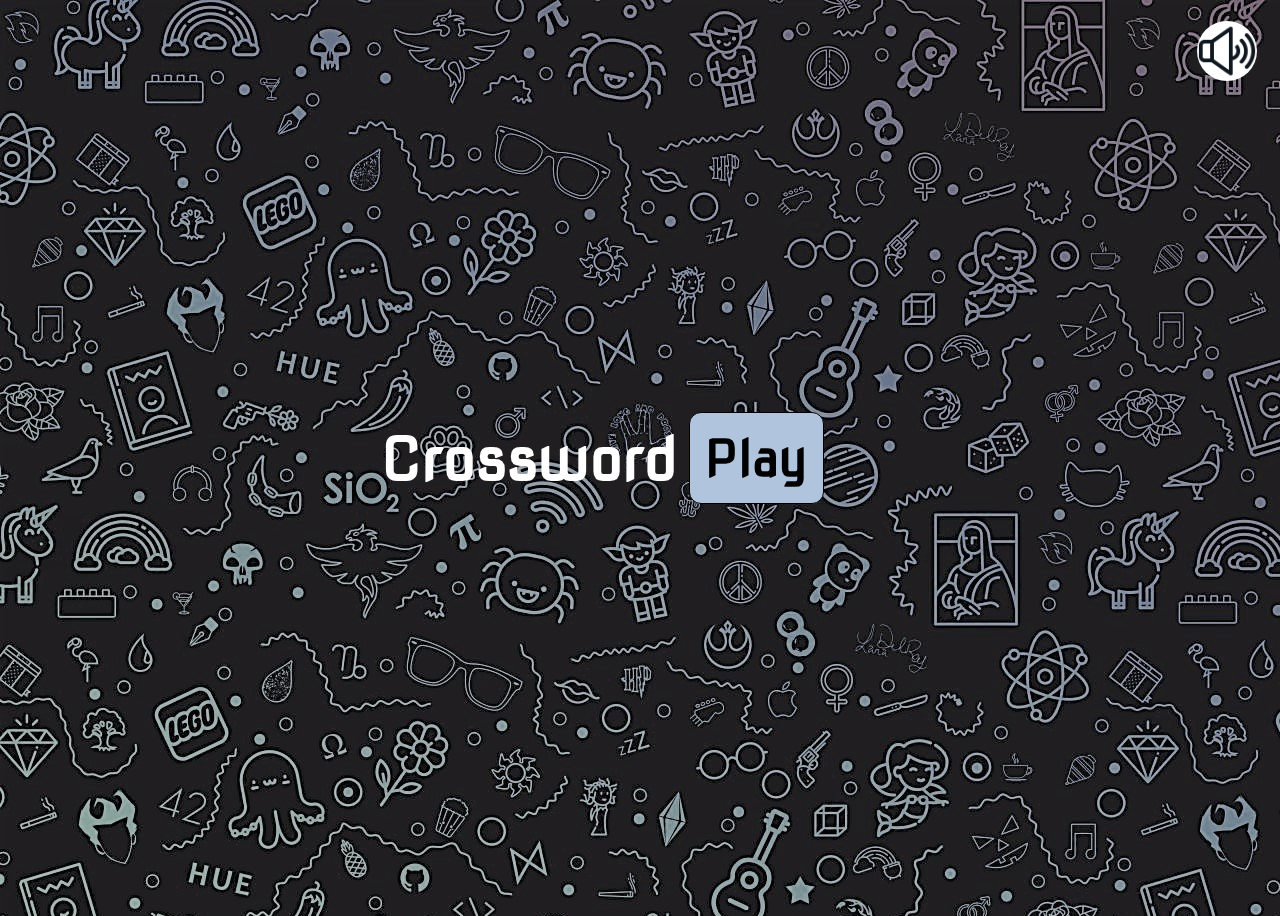
<file: index.html>
<!DOCTYPE html>
<html lang="en">
<head>
    <meta charset="UTF-8">
    <meta http-equiv="X-UA-Compatible" content="IE=edge">
    <meta name="viewport" content="width=device-width, initial-scale=1.0">
    <title>Crossword</title>
    <link rel="stylesheet" href="style.css">
</head>
<body>
    <div class="sound">
        <img src="sound on.png" alt="sound on" id="icon">
    </div>
    <audio src="cwm.mp3" id="song"></audio>
    <script>
        var song = document.getElementById("song")
        var icon = document.getElementById("icon")

        icon.onclick = function() {
            if(song.paused){
                song.play();
                icon.src = "sound on.png";
            }else {
                song.pause();
                icon.src = "sound_off.png"
            }
        }
    </script>
    <div class="container">
        <h1>Crossword</h1> <a href='game.html' id="bn" >Play</a>
    </div>
</body>
</html>
</file>
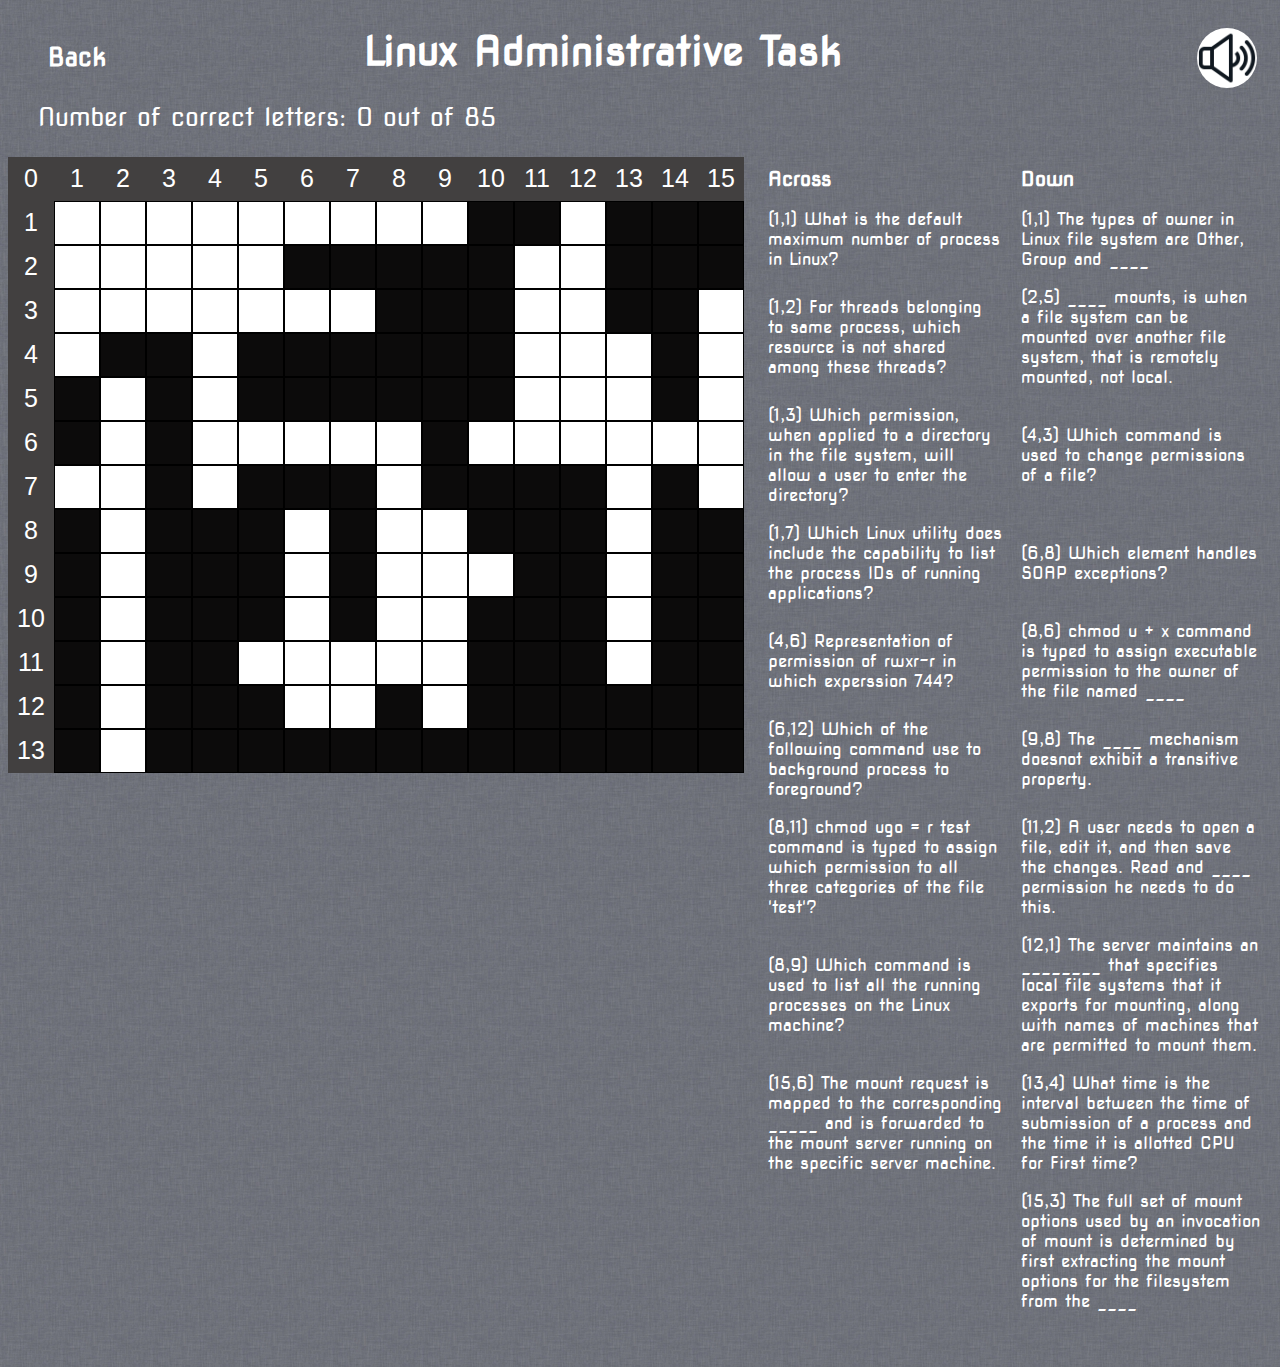
<file: game.html>
<!DOCTYPE html>

<html lang="en">
<head>
    <meta charset="utf-8" />
    <title>Crossword</title>
    <link rel="stylesheet" href="game.css">
    <link rel="stylesheet" href="https://use.fontawesome.com/releases/v5.15.2/css/all.css" integrity="sha384-vSIIfh2YWi9wW0r9iZe7RJPrKwp6bG+s9QZMoITbCckVJqGCCRhc+ccxNcdpHuYu" crossorigin="anonymous">
    
</head>

<body>
    <!-- White box 
<input onkeydown="keyCode(event)" class="buttons001" type="text" id="names100" maxlength="1"/>
    -->
    <!-- black box
<input onkeydown="keyCode(event)" class="button" disabled="disabled" value=""/>
    -->
    <div class="sound">
        <img src="sound on.png" alt="sound on" id="icon">
    </div>
    <audio src="cwm.mp3" id="song"></audio>
    <script>
        var song = document.getElementById("song")
        var icon = document.getElementById("icon")

        icon.onclick = function() {
            if(song.paused){
                song.play();
                icon.src = "sound on.png";
            }else {
                song.pause();
                icon.src = "sound_off.png"
            }
        }
    </script>
    <div>
    <h1>Linux Administrative Task</h1><a href='index.html' class="btn" style="color: white; border: none; font-size: 25px;"><i class="fas fa-arrow-circle-left"></i>  Back</a>
</div>
    <div class="end">
        <div id="next001"></div>
        <p id="score001">Number of correct letters: 0 out of 85</p>
    </div>

    <div class="container" >
    <section class="crossw">
        <input onkeydown="keyCode(event)" class="button" disabled="disabled" value="0"/><input onkeydown="keyCode(event)" class="button" disabled="disabled" value="1"/><input onkeydown="keyCode(event)" class="button" disabled="disabled" value="2"/><input onkeydown="keyCode(event)" class="button" disabled="disabled" value="3"/><input onkeydown="keyCode(event)" class="button" disabled="disabled" value="4"/><input onkeydown="keyCode(event)" class="button" disabled="disabled" value="5"/><input onkeydown="keyCode(event)" class="button" disabled="disabled" value="6"/><input onkeydown="keyCode(event)" class="button" disabled="disabled" value="7"/><input onkeydown="keyCode(event)" class="button" disabled="disabled" value="8"/><input onkeydown="keyCode(event)" class="button" disabled="disabled" value="9"/><input onkeydown="keyCode(event)" class="button" disabled="disabled" value="10"/><input onkeydown="keyCode(event)" class="button" disabled="disabled" value="11"/><input onkeydown="keyCode(event)" class="button" disabled="disabled" value="12"/><input onkeydown="keyCode(event)" class="button" disabled="disabled" value="13"/><input onkeydown="keyCode(event)" class="button" disabled="disabled" value="14"/><input onkeydown="keyCode(event)" class="button" disabled="disabled" value="15"/><br>
        <input onkeydown="keyCode(event)" class="button" disabled="disabled" value="1"/><input onkeydown="keyCode(event)" class="buttons001" type="text" id="names001" maxlength="1" /><input onkeydown="keyCode(event)" class="buttons001" type="text" id="names002" maxlength="1"/><input onkeydown="keyCode(event)" class="buttons001" type="text" id="names003" maxlength="1"/><input onkeydown="keyCode(event)" class="buttons001" type="text" id="names004" maxlength="1"/><input onkeydown="keyCode(event)" class="buttons001" type="text" id="names005" maxlength="1"/><input onkeydown="keyCode(event)" class="buttons001" type="text" id="names006" maxlength="1"/><input onkeydown="keyCode(event)" class="buttons001" type="text" id="names007" maxlength="1"/><input onkeydown="keyCode(event)" class="buttons001" type="text" id="names008" maxlength="1"/><input onkeydown="keyCode(event)" class="buttons001" type="text" id="names009" maxlength="1"/><input onkeydown="keyCode(event)" class="buttons002" disabled="disabled" /><input onkeydown="keyCode(event)" class="buttons002" disabled="disabled" /><input onkeydown="keyCode(event)" class="buttons001" type="text" id="names012" maxlength="1"/><input onkeydown="keyCode(event)" class="buttons002" disabled="disabled" /><input onkeydown="keyCode(event)" class="buttons002" disabled="disabled" /><input onkeydown="keyCode(event)" class="buttons002" disabled="disabled" /><br />
        <input onkeydown="keyCode(event)" class="button" disabled="disabled" value="2"/><input onkeydown="keyCode(event)" class="buttons001" type="text" id="names016" maxlength="1"/><input onkeydown="keyCode(event)" class="buttons001" type="text" id="names017" maxlength="1"/><input onkeydown="keyCode(event)" class="buttons001" type="text" id="names018" maxlength="1"/><input onkeydown="keyCode(event)" class="buttons001" type="text" id="names019" maxlength="1"/><input onkeydown="keyCode(event)" class="buttons001" type="text" id="names020" maxlength="1"/><input onkeydown="keyCode(event)" class="buttons002" disabled="disabled" /><input onkeydown="keyCode(event)" class="buttons002" disabled="disabled" /><input onkeydown="keyCode(event)" class="buttons002" disabled="disabled" /><input onkeydown="keyCode(event)" class="buttons002" disabled="disabled" /><input onkeydown="keyCode(event)" class="buttons002" disabled="disabled" /><input onkeydown="keyCode(event)" class="buttons001" type="text" id="names026" maxlength="1"/><input onkeydown="keyCode(event)" class="buttons001" type="text" id="names027" maxlength="1"/><input onkeydown="keyCode(event)" class="buttons002" disabled="disabled" /><input onkeydown="keyCode(event)" class="buttons002" disabled="disabled" /><input onkeydown="keyCode(event)" class="buttons002" disabled="disabled" /><br />
        <input onkeydown="keyCode(event)" class="button" disabled="disabled" value="3"/><input onkeydown="keyCode(event)" class="buttons001" type="text" id="names031" maxlength="1"/><input onkeydown="keyCode(event)" class="buttons001" type="text" id="names032" maxlength="1"/><input onkeydown="keyCode(event)" class="buttons001" type="text" id="names033" maxlength="1"/><input onkeydown="keyCode(event)" class="buttons001" type="text" id="names034" maxlength="1"/><input onkeydown="keyCode(event)" class="buttons001" type="text" id="names035" maxlength="1"/><input onkeydown="keyCode(event)" class="buttons001" type="text" id="names036" maxlength="1"/><input onkeydown="keyCode(event)" class="buttons001" type="text" id="names037" maxlength="1"/><input onkeydown="keyCode(event)" class="buttons002" disabled="disabled" /><input onkeydown="keyCode(event)" class="buttons002" disabled="disabled" /><input onkeydown="keyCode(event)" class="buttons002" disabled="disabled" /><input onkeydown="keyCode(event)" class="buttons001" type="text" id="names041" maxlength="1"/><input onkeydown="keyCode(event)" class="buttons001" type="text" id="names042" maxlength="1"/><input onkeydown="keyCode(event)" class="buttons002" disabled="disabled" /><input onkeydown="keyCode(event)" class="buttons002" disabled="disabled" /><input onkeydown="keyCode(event)" class="buttons001" type="text" id="names045" maxlength="1"/><br>
        <input onkeydown="keyCode(event)" class="button" disabled="disabled" value="4"/><input onkeydown="keyCode(event)" class="buttons001" type="text" id="names046" maxlength="1"/><input onkeydown="keyCode(event)" class="buttons002" disabled="disabled" /><input onkeydown="keyCode(event)" class="buttons002" disabled="disabled" /><input onkeydown="keyCode(event)" class="buttons001" type="text" id="names049" maxlength="1"/><input onkeydown="keyCode(event)" class="buttons002" disabled="disabled" /><input onkeydown="keyCode(event)" class="buttons002" disabled="disabled" /><input onkeydown="keyCode(event)" class="buttons002" disabled="disabled" /><input onkeydown="keyCode(event)" class="buttons002" disabled="disabled" /><input onkeydown="keyCode(event)" class="buttons002" disabled="disabled" /><input onkeydown="keyCode(event)" class="buttons002" disabled="disabled" /><input onkeydown="keyCode(event)" class="buttons001" type="text" id="names056" maxlength="1"/><input onkeydown="keyCode(event)" class="buttons001" type="text" id="names057" maxlength="1"/><input onkeydown="keyCode(event)" class="buttons001" type="text" id="names058" maxlength="1"/><input onkeydown="keyCode(event)" class="buttons002" disabled="disabled" /><input onkeydown="keyCode(event)" class="buttons001" type="text" id="names060" maxlength="1"/><br>
        <input onkeydown="keyCode(event)" class="button" disabled="disabled" value="5"/><input onkeydown="keyCode(event)" class="buttons002" disabled="disabled" /><input onkeydown="keyCode(event)" class="buttons001" type="text" id="names062" maxlength="1"/><input onkeydown="keyCode(event)" class="buttons002" disabled="disabled" /><input onkeydown="keyCode(event)" class="buttons001" type="text" id="names064" maxlength="1"/><input onkeydown="keyCode(event)" class="buttons002" disabled="disabled" /><input onkeydown="keyCode(event)" class="buttons002" disabled="disabled" /><input onkeydown="keyCode(event)" class="buttons002" disabled="disabled" /><input onkeydown="keyCode(event)" class="buttons002" disabled="disabled" /><input onkeydown="keyCode(event)" class="buttons002" disabled="disabled" /><input onkeydown="keyCode(event)" class="buttons002" disabled="disabled" /><input onkeydown="keyCode(event)" class="buttons001" type="text" id="names071" maxlength="1"/><input onkeydown="keyCode(event)" class="buttons001" type="text" id="names072" maxlength="1"/><input onkeydown="keyCode(event)" class="buttons001" type="text" id="names073" maxlength="1"/><input onkeydown="keyCode(event)" class="buttons002" disabled="disabled" /><input onkeydown="keyCode(event)" class="buttons001" type="text" id="names075" maxlength="1"/><br>
        <input onkeydown="keyCode(event)" class="button" disabled="disabled" value="6"/><input onkeydown="keyCode(event)" class="buttons002" disabled="disabled" /><input onkeydown="keyCode(event)" class="buttons001" type="text" id="names077" maxlength="1"/><input onkeydown="keyCode(event)" class="buttons002" disabled="disabled" /><input onkeydown="keyCode(event)" class="buttons001" type="text" id="names079" maxlength="1"/><input onkeydown="keyCode(event)" class="buttons001" type="text" id="names080" maxlength="1"/><input onkeydown="keyCode(event)" class="buttons001" type="text" id="names081" maxlength="1"/><input onkeydown="keyCode(event)" class="buttons001" type="text" id="names082" maxlength="1"/><input onkeydown="keyCode(event)" class="buttons001" type="text" id="names083" maxlength="1"/><input onkeydown="keyCode(event)" class="buttons002" disabled="disabled" /><input onkeydown="keyCode(event)" class="buttons001" type="text" id="names085" maxlength="1"/><input onkeydown="keyCode(event)" class="buttons001" type="text" id="names086" maxlength="1"/><input onkeydown="keyCode(event)" class="buttons001" type="text" id="names087" maxlength="1"/><input onkeydown="keyCode(event)" class="buttons001" type="text" id="names088" maxlength="1"/><input onkeydown="keyCode(event)" class="buttons001" type="text" id="names089" maxlength="1"/><input onkeydown="keyCode(event)" class="buttons001" type="text" id="names090" maxlength="1"/><br>
        <input onkeydown="keyCode(event)" class="button" disabled="disabled" value="7"/><input onkeydown="keyCode(event)" class="buttons001" type="text" id="names091" maxlength="1"/><input onkeydown="keyCode(event)" class="buttons001" type="text" id="names092" maxlength="1"/><input onkeydown="keyCode(event)" class="buttons002" disabled="disabled" /><input onkeydown="keyCode(event)" class="buttons001" type="text" id="names094" maxlength="1"/><input onkeydown="keyCode(event)" class="buttons002" disabled="disabled" /><input onkeydown="keyCode(event)" class="buttons002" disabled="disabled" /><input onkeydown="keyCode(event)" class="buttons002" disabled="disabled" /><input onkeydown="keyCode(event)" class="buttons001" type="text" id="names098" maxlength="1"/><input onkeydown="keyCode(event)" class="buttons002" disabled="disabled" /><input onkeydown="keyCode(event)" class="buttons002" disabled="disabled" /><input onkeydown="keyCode(event)" class="buttons002" disabled="disabled" /><input onkeydown="keyCode(event)" class="buttons002" disabled="disabled" /><input onkeydown="keyCode(event)" class="buttons001" type="text" id="names103" maxlength="1"/><input onkeydown="keyCode(event)" class="buttons002" disabled="disabled" /><input onkeydown="keyCode(event)" class="buttons001" type="text" id="names105" maxlength="1"/><br>
        <input onkeydown="keyCode(event)" class="button" disabled="disabled" value="8"/><input onkeydown="keyCode(event)" class="buttons002" disabled="disabled" /><input onkeydown="keyCode(event)" class="buttons001" type="text" id="names107" maxlength="1"/><input onkeydown="keyCode(event)" class="buttons002" disabled="disabled" /><input onkeydown="keyCode(event)" class="buttons002" disabled="disabled" /><input onkeydown="keyCode(event)" class="buttons002" disabled="disabled" /><input onkeydown="keyCode(event)" class="buttons001" type="text" id="names111" maxlength="1"/><input onkeydown="keyCode(event)" class="buttons002" disabled="disabled" /><input onkeydown="keyCode(event)" class="buttons001" type="text" id="names113" maxlength="1"/><input onkeydown="keyCode(event)" class="buttons001" type="text" id="names114" maxlength="1"/><input onkeydown="keyCode(event)" class="buttons002" disabled="disabled" /><input onkeydown="keyCode(event)" class="buttons002" disabled="disabled" /><input onkeydown="keyCode(event)" class="buttons002" disabled="disabled" /><input onkeydown="keyCode(event)" class="buttons001" type="text" id="names118" maxlength="1"/><input onkeydown="keyCode(event)" class="buttons002" disabled="disabled" /><input onkeydown="keyCode(event)" class="buttons002" disabled="disabled" /><br>
        <input onkeydown="keyCode(event)" class="button" disabled="disabled" value="9"/><input onkeydown="keyCode(event)" class="buttons002" disabled="disabled" /><input onkeydown="keyCode(event)" class="buttons001" type="text" id="names122" maxlength="1"/><input onkeydown="keyCode(event)" class="buttons002" disabled="disabled" /><input onkeydown="keyCode(event)" class="buttons002" disabled="disabled" /><input onkeydown="keyCode(event)" class="buttons002" disabled="disabled" /><input onkeydown="keyCode(event)" class="buttons001" type="text" id="names126" maxlength="1"/><input onkeydown="keyCode(event)" class="buttons002" disabled="disabled" /><input onkeydown="keyCode(event)" class="buttons001" type="text" id="names128" maxlength="1"/><input onkeydown="keyCode(event)" class="buttons001" type="text" id="names129" maxlength="1"/><input onkeydown="keyCode(event)" class="buttons001" type="text" id="names130" maxlength="1"/><input onkeydown="keyCode(event)" class="buttons002" disabled="disabled" /><input onkeydown="keyCode(event)" class="buttons002" disabled="disabled" /><input onkeydown="keyCode(event)" class="buttons001" type="text" id="names133" maxlength="1"/><input onkeydown="keyCode(event)" class="buttons002" disabled="disabled" /><input onkeydown="keyCode(event)" class="buttons002" disabled="disabled" /><br>
        <input onkeydown="keyCode(event)" class="button" disabled="disabled" value="10"/><input onkeydown="keyCode(event)" class="buttons002" disabled="disabled" /><input onkeydown="keyCode(event)" class="buttons001" type="text" id="names137" maxlength="1"/><input onkeydown="keyCode(event)" class="buttons002" disabled="disabled" /><input onkeydown="keyCode(event)" class="buttons002" disabled="disabled" /><input onkeydown="keyCode(event)" class="buttons002" disabled="disabled" /><input onkeydown="keyCode(event)" class="buttons001" type="text" id="names141" maxlength="1"/><input onkeydown="keyCode(event)" class="buttons002" disabled="disabled" /><input onkeydown="keyCode(event)" class="buttons001" type="text" id="names143" maxlength="1"/><input onkeydown="keyCode(event)" class="buttons001" type="text" id="names144" maxlength="1"/><input onkeydown="keyCode(event)" class="buttons002" disabled="disabled" /><input onkeydown="keyCode(event)" class="buttons002" disabled="disabled" /><input onkeydown="keyCode(event)" class="buttons002" disabled="disabled" /><input onkeydown="keyCode(event)" class="buttons001" type="text" id="names148" maxlength="1"/><input onkeydown="keyCode(event)" class="buttons002" disabled="disabled" /><input onkeydown="keyCode(event)" class="buttons002" disabled="disabled" /><br>
        <input onkeydown="keyCode(event)" class="button" disabled="disabled" value="11"/><input onkeydown="keyCode(event)" class="buttons002" disabled="disabled" /><input onkeydown="keyCode(event)" class="buttons001" type="text" id="names152" maxlength="1"/><input onkeydown="keyCode(event)" class="buttons002" disabled="disabled" /><input onkeydown="keyCode(event)" class="buttons002" disabled="disabled" /><input onkeydown="keyCode(event)" class="buttons001" type="text" id="names155" maxlength="1"/><input onkeydown="keyCode(event)" class="buttons001" type="text" id="names156" maxlength="1"/><input onkeydown="keyCode(event)" class="buttons001" type="text" id="names157" maxlength="1"/><input onkeydown="keyCode(event)" class="buttons001" type="text" id="names158" maxlength="1"/><input onkeydown="keyCode(event)" class="buttons001" type="text" id="names159" maxlength="1"/><input onkeydown="keyCode(event)" class="buttons002" disabled="disabled" /><input onkeydown="keyCode(event)" class="buttons002" disabled="disabled" /><input onkeydown="keyCode(event)" class="buttons002" disabled="disabled" /><input onkeydown="keyCode(event)" class="buttons001" type="text" id="names163" maxlength="1"/><input onkeydown="keyCode(event)" class="buttons002" disabled="disabled" /><input onkeydown="keyCode(event)" class="buttons002" disabled="disabled" /><br>
        <input onkeydown="keyCode(event)" class="button" disabled="disabled" value="12"/><input onkeydown="keyCode(event)" class="buttons002" disabled="disabled" /><input onkeydown="keyCode(event)" class="buttons001" type="text" id="names167" maxlength="1"/><input onkeydown="keyCode(event)" class="buttons002" disabled="disabled" /><input onkeydown="keyCode(event)" class="buttons002" disabled="disabled" /><input onkeydown="keyCode(event)" class="buttons002" disabled="disabled" /><input onkeydown="keyCode(event)" class="buttons001" type="text" id="names171" maxlength="1"/><input onkeydown="keyCode(event)" class="buttons001" type="text" id="names172" maxlength="1"/><input onkeydown="keyCode(event)" class="buttons002" disabled="disabled" /><input onkeydown="keyCode(event)" class="buttons001" type="text" id="names174" maxlength="1"/><input onkeydown="keyCode(event)" class="buttons002" disabled="disabled" /><input onkeydown="keyCode(event)" class="buttons002" disabled="disabled" /><input onkeydown="keyCode(event)" class="buttons002" disabled="disabled" /><input onkeydown="keyCode(event)" class="buttons002" disabled="disabled" /><input onkeydown="keyCode(event)" class="buttons002" disabled="disabled" /><input onkeydown="keyCode(event)" class="buttons002" disabled="disabled" /><br>
        <input onkeydown="keyCode(event)" class="button" disabled="disabled" value="13"/><input onkeydown="keyCode(event)" class="buttons002" disabled="disabled" /><input onkeydown="keyCode(event)" class="buttons001" type="text" id="names182" maxlength="1"/><input onkeydown="keyCode(event)" class="buttons002" disabled="disabled" /><input onkeydown="keyCode(event)" class="buttons002" disabled="disabled" /><input onkeydown="keyCode(event)" class="buttons002" disabled="disabled" /><input onkeydown="keyCode(event)" class="buttons002" disabled="disabled" /><input onkeydown="keyCode(event)" class="buttons002" disabled="disabled" /><input onkeydown="keyCode(event)" class="buttons002" disabled="disabled" /><input onkeydown="keyCode(event)" class="buttons002" disabled="disabled" /><input onkeydown="keyCode(event)" class="buttons002" disabled="disabled" /><input onkeydown="keyCode(event)" class="buttons002" disabled="disabled" /><input onkeydown="keyCode(event)" class="buttons002" disabled="disabled" /><input onkeydown="keyCode(event)" class="buttons002" disabled="disabled" /><input onkeydown="keyCode(event)" class="buttons002" disabled="disabled" /><input onkeydown="keyCode(event)" class="buttons002" disabled="disabled" /><br>
    </section>

    <section class="question">
        
        <table>
        <tr>
            <th style="font-size: 20px;">Across</th>
            <th style="font-size: 20px;">Down</th>    
        </tr>
        <tr>
            <td>(1,1) What is the default maximum number of process in Linux? </td>
            <td>(1,1) The types of owner in Linux file system are Other, Group and ____ </td>
            
        </tr>
        <tr>
            <td>(1,2) For threads belonging to same process, which resource is not shared among these threads?</td>
            <td>(2,5) ____ mounts, is when a file system can be mounted over another file system, that is remotely mounted, not local. </td>
            
        </tr>
        <tr>
            <td>(1,3) Which permission, when applied to a directory in the file system, will allow a user to enter the directory? </td>
            <td>(4,3) Which command is used to change permissions of a file?</td>
            
        </tr>
        <tr>
            <td>(1,7) Which Linux utility does include the capability to list the process IDs of running applications?</td>
            <td>(6,8) Which element handles SOAP exceptions?</td>
            
        </tr>
        <tr>
            <td>(4,6) Representation of permission of rwxr-r in which experssion 744?</td>
            <td>(8,6) chmod u + x command is typed to assign executable permission to the owner of the file named ____</td>
            
        </tr>
        <tr>
            <td>(6,12) Which of the following command use to background process to foreground? </td>
            <td>(9,8) The ____ mechanism doesnot exhibit a transitive property.</td>
            
        </tr>
        <tr>
            <td>(8,11) chmod ugo = r test command is typed to assign which permission to all three categories of the file 'test'?</td>
            <td>(11,2) A user needs to open a file, edit it, and then save the changes. Read and ____ permission he needs to do this.</td>
            
        </tr>
        <tr>
            <td>(8,9) Which command is used to list all the running processes on the Linux machine?</td>
            <td>(12,1) The server maintains an ________ that specifies local file systems that it exports for mounting, along with names of machines that are permitted to mount them. </td>
            
        </tr>
        <tr>
            <td>(15,6) The mount request is mapped to the corresponding _____ and is forwarded to the mount server running on the specific server machine. </td>
            <td>(13,4) What time is the interval between the time of submission of a process and the time it is allotted CPU for First time? </td>
            
        </tr>
        <tr>
            <td></td>
            <td>(15,3) The full set of mount options used by an invocation of mount is determined by first extracting the mount options for the filesystem from the ____</td>
        </tr>

        
    </table>
    

</section>
</div>
<br><br>
   
    <script src="crossword.js"></script>

</body>
</html>
</file>
<file: style.css>
@import url('https://fonts.googleapis.com/css2?family=Nova+Square&display=swap');

body{
    text-align: center;
    font-family: 'Nova Square', cursive;
    position: relative;
    background-image: url('new.jpg');
    overflow-y: hidden;
    
    
}


#icon {
  width: 60px;
  background-color: white;
  border-radius: 50%;
  display: flex;
  float: right;
  margin-right: 15px;
  margin-top: 1%;
  cursor: pointer;
}

.container {
   height: 100vh;
   display: flex;
   justify-content: center;
   
   align-items: center;
   
}

#bn
    { 
        margin-left: 10px;
      font-weight: bolder;
      background-color: lightsteelblue;
      text-decoration: none;
      color: black;
      border-style:solid;
      border-width: 1px;
      border-radius: 12px;
      border-color: black;
      padding: 15px;
      font-family: 'Nova Square', cursive;
      font-size: 50px;
    }
    #bn:hover
    {
      border-color: black;
      background-color: rgb(27, 182, 27);
      color:black;
      font-family: 'Nova Square', cursive;
    }
  
    h1{
        text-align: center;
        font-family: 'Nova Square', cursive;
        font-size: 60px;
        color: white;
    }
</file>
<file: game.css>
@import url('https://fonts.googleapis.com/css2?family=Nova+Square&display=swap');

body {
   background-image: url('grey.jpg');
   /*background-color: grey;*/
   font-family: 'Nova Square', cursive; 
   position: relative;
  }

  #icon {
    width: 60px;
    background-color: white;
    border-radius: 50%;
    display: flex;
    float: right;
    margin-right: 15px;
    margin-top: 1px;
    cursor: pointer;
  }

  .btn
  { 
    position:absolute;
    top:0%;
    left:2%;
    font-weight: bolder;
    background-color: transparent;
    text-decoration: none;
    color: black;
    border-style:solid;
    border-width: 1px;
    border-radius: 12px;
    border-color: black;
    padding: 15px;
    font-family: 'Nova Square', cursive;
    font-size: 20px;
  }
  
/* table */
table {
    font-family: 'Nova Square', cursive; 
    width: 100%;
  }
  
  td, th {
    
    text-align: left;
    padding: 8px;
  }
 
/* division */
.container {
    display: flex;
    justify-content: space-evenly;
    align-items: flex-start;
    width: 100%;
    flex-direction: row;
    color: white;
    

}
.crossw {
    flex-grow: 1;
    color: white;
}

.question {
    flex-grow: 1;
    width: 500px;
    display: flex;
    justify-content: center;
    font-family: 'Nova Square', cursive; 
    color: white;
    font-size: 17px;

}



/* scale */
.button {
    border: 1px solid rgb(66, 64, 64);
    background-color: rgb(66, 64, 64);
    color: white;
    text-align: center;    
    width: 40px;
    height: 40px;
    
    
}

/* white button */
.buttons001 {
    border: 1px solid black;
    background-color: white;
    color: black;
    text-align: center;
    width: 40px;
    height: 40px;
    font-weight: bold;
    
}

/* black button */
.buttons002 {
    border: 1px solid black;
    background-color: rgb(12, 11, 11);
    color: black;
    text-align: center;
    width: 40px;
    height: 40px;
    
}

#next001 {
    font-size: 25px;
    color: rgb(26, 223, 98);
}

#score001 {
    font-size: 25px;
    text-indent: 30px;
    color: white;
}

input{
    font-size: 25px;
}

h1 {
    font-size: 40px;
    font-weight: bold;
    text-align: center;
    color: white;
}
</file>
